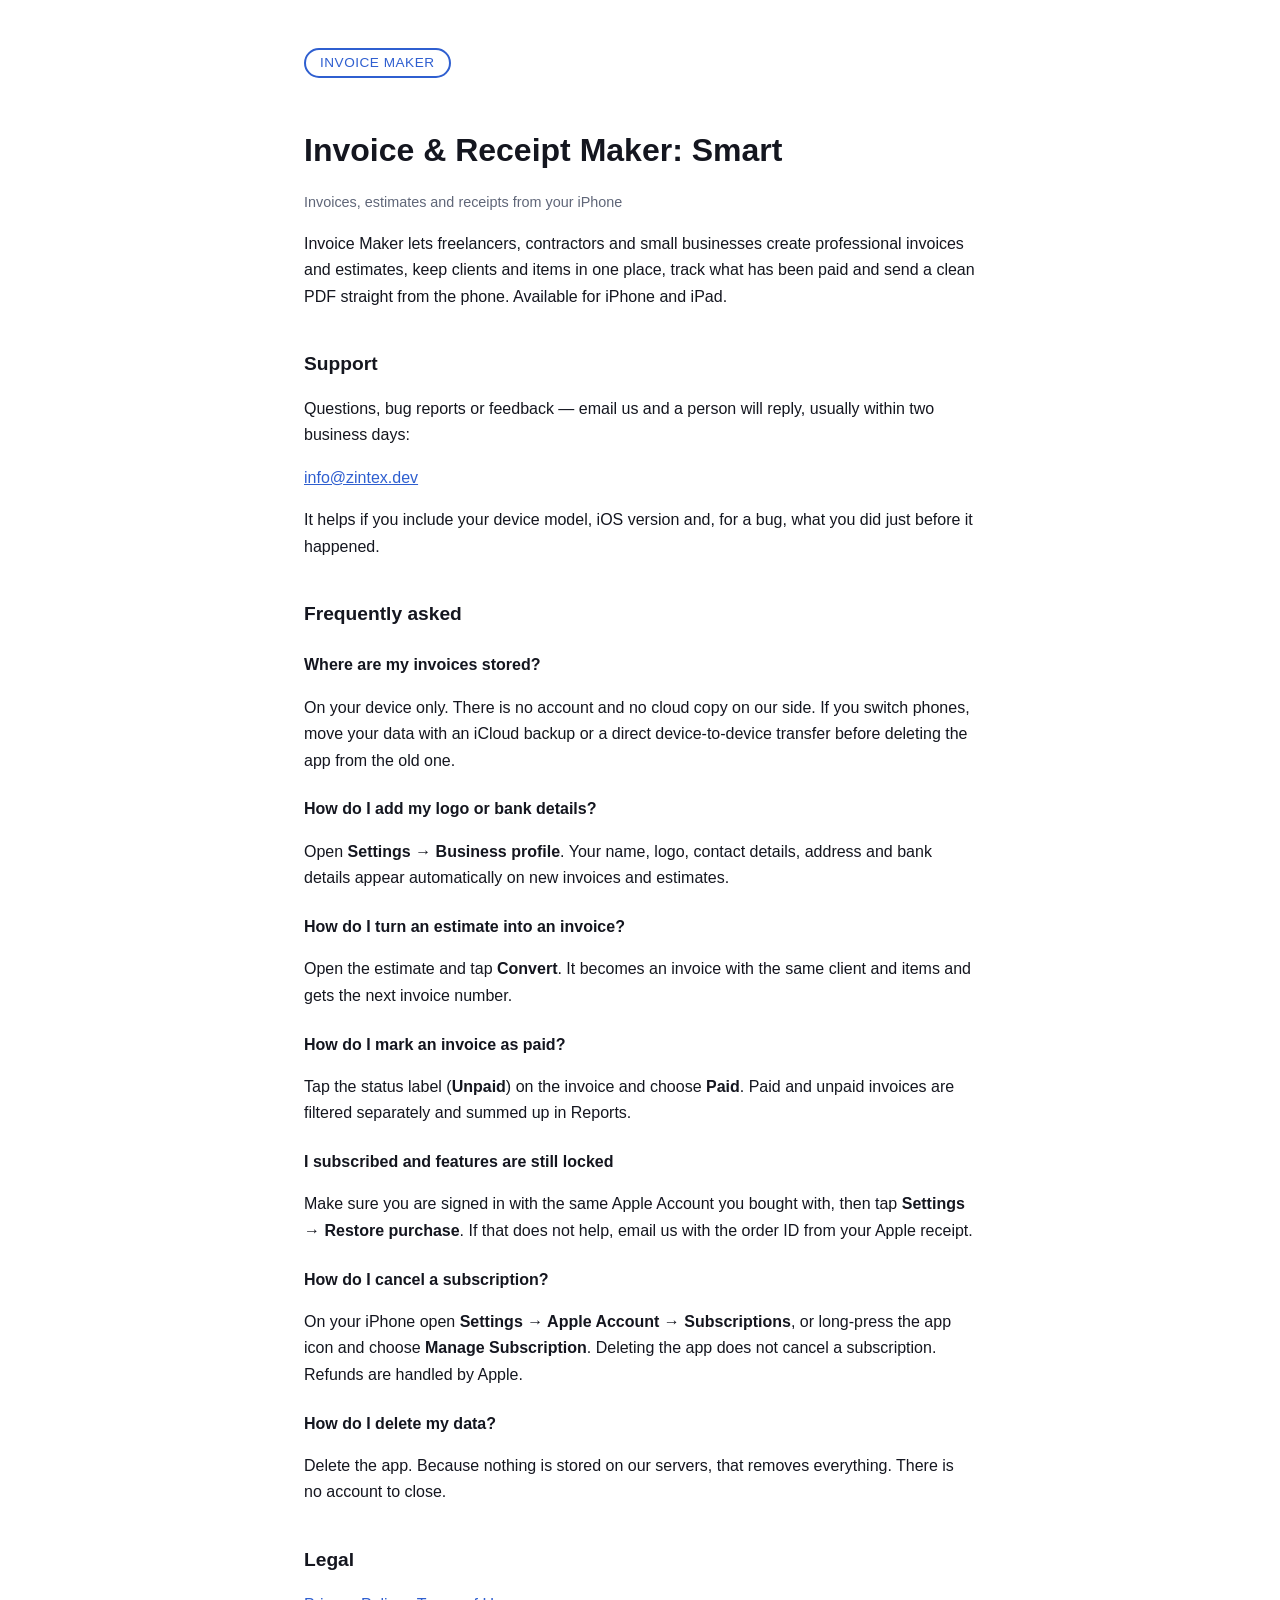
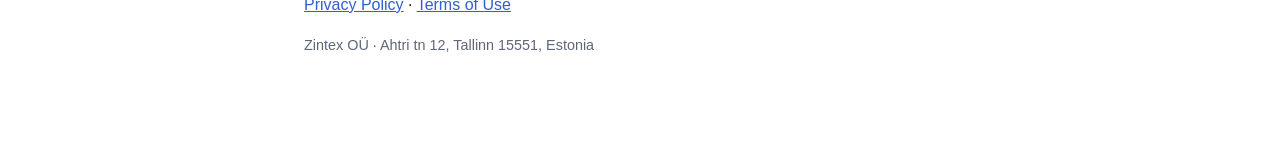
<file: index.html>
<!doctype html>
<html lang="en">
<head>
<meta charset="utf-8">
<meta name="viewport" content="width=device-width, initial-scale=1">
<title>Invoice Maker — Support</title>
<link rel="stylesheet" href="style.css">
</head>
<body>
<div class="badge">INVOICE MAKER</div>
<h1>Invoice &amp; Receipt Maker: Smart</h1>
<p class="muted">Invoices, estimates and receipts from your iPhone</p>
<p>Invoice Maker lets freelancers, contractors and small businesses create professional invoices and estimates, keep clients and items in one place, track what has been paid and send a clean PDF straight from the phone. Available for iPhone and iPad.</p>

<h2>Support</h2>
<p>Questions, bug reports or feedback — email us and a person will reply, usually within two business days:</p>
<p><a href="mailto:info@zintex.dev">info@zintex.dev</a></p>
<p>It helps if you include your device model, iOS version and, for a bug, what you did just before it happened.</p>

<h2>Frequently asked</h2>

<h3>Where are my invoices stored?</h3>
<p>On your device only. There is no account and no cloud copy on our side. If you switch phones, move your data with an iCloud backup or a direct device-to-device transfer before deleting the app from the old one.</p>

<h3>How do I add my logo or bank details?</h3>
<p>Open <strong>Settings → Business profile</strong>. Your name, logo, contact details, address and bank details appear automatically on new invoices and estimates.</p>

<h3>How do I turn an estimate into an invoice?</h3>
<p>Open the estimate and tap <strong>Convert</strong>. It becomes an invoice with the same client and items and gets the next invoice number.</p>

<h3>How do I mark an invoice as paid?</h3>
<p>Tap the status label (<strong>Unpaid</strong>) on the invoice and choose <strong>Paid</strong>. Paid and unpaid invoices are filtered separately and summed up in Reports.</p>

<h3>I subscribed and features are still locked</h3>
<p>Make sure you are signed in with the same Apple Account you bought with, then tap <strong>Settings → Restore purchase</strong>. If that does not help, email us with the order ID from your Apple receipt.</p>

<h3>How do I cancel a subscription?</h3>
<p>On your iPhone open <strong>Settings → Apple Account → Subscriptions</strong>, or long-press the app icon and choose <strong>Manage Subscription</strong>. Deleting the app does not cancel a subscription. Refunds are handled by Apple.</p>

<h3>How do I delete my data?</h3>
<p>Delete the app. Because nothing is stored on our servers, that removes everything. There is no account to close.</p>

<h2>Legal</h2>
<p><a href="privacy.html">Privacy Policy</a> · <a href="terms.html">Terms of Use</a></p>

<p class="muted">Zintex OÜ · Ahtri tn 12, Tallinn 15551, Estonia</p>
</body>
</html>
</file>
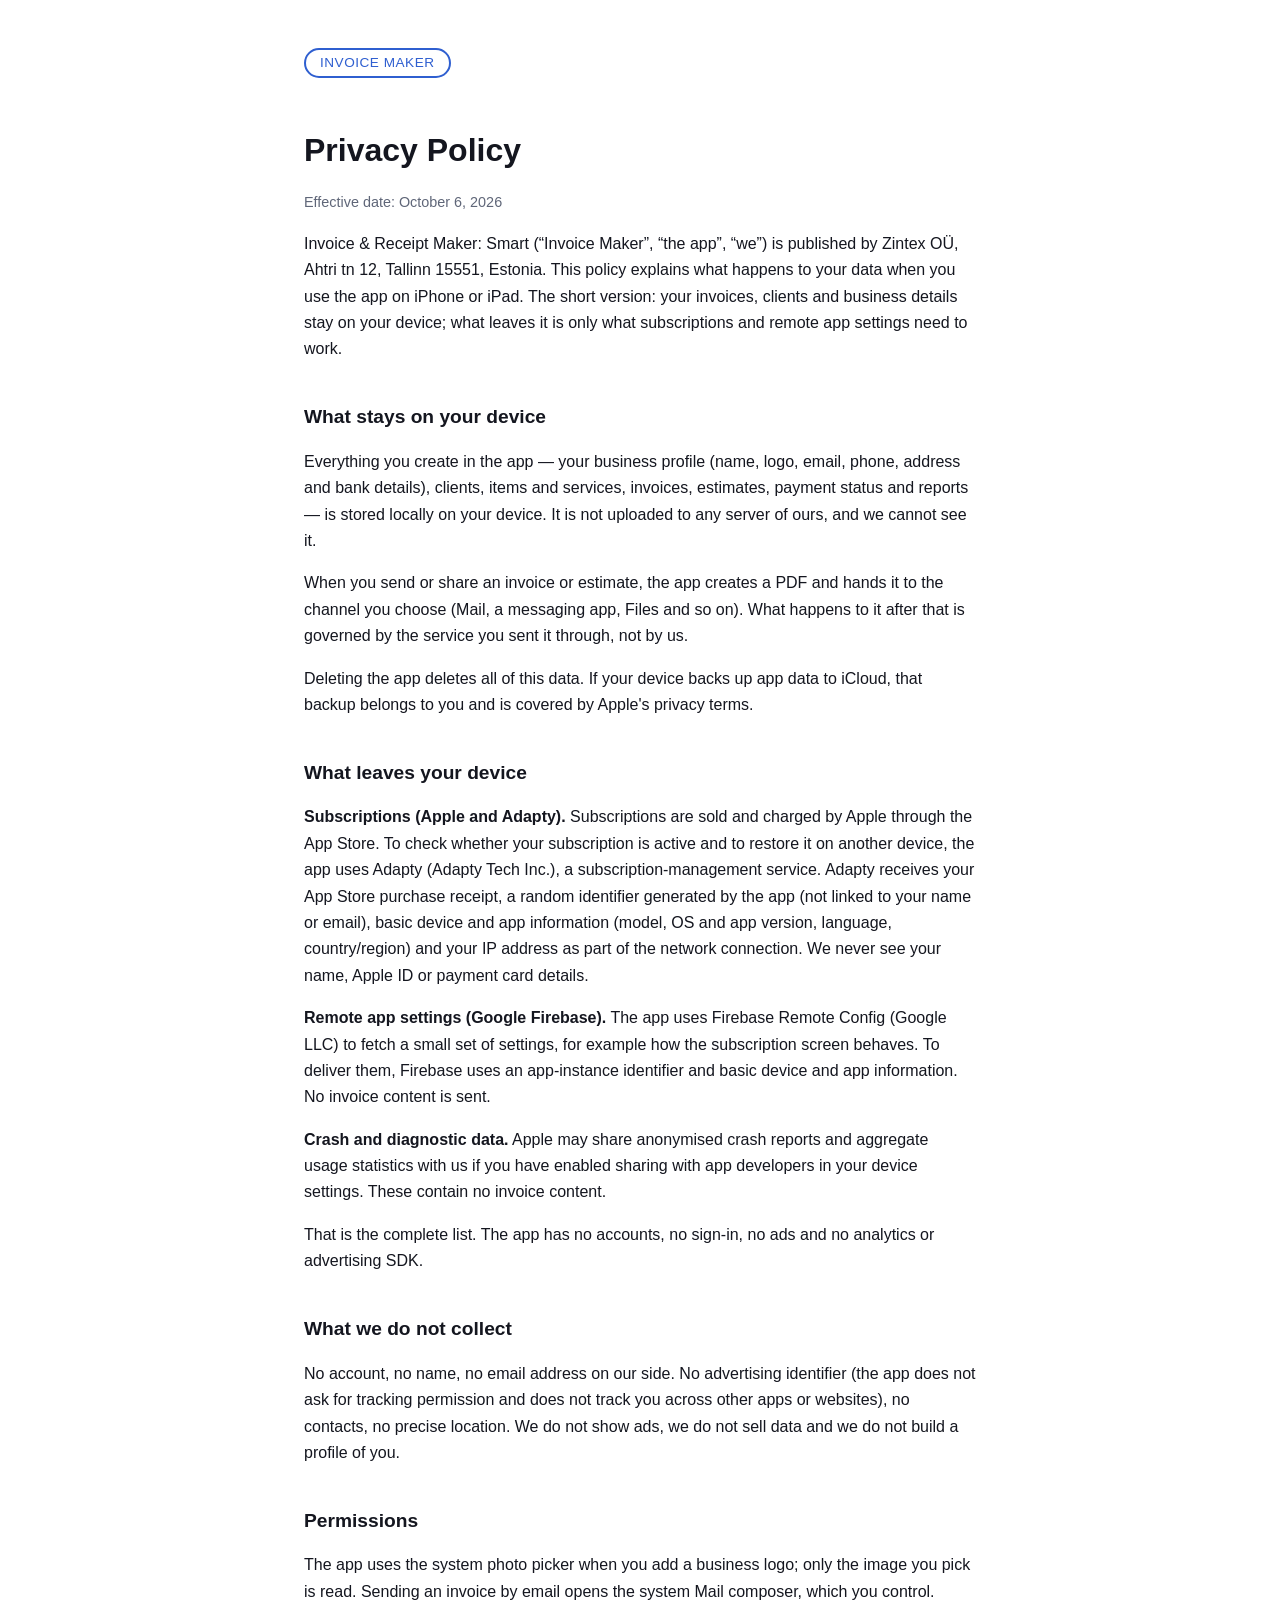
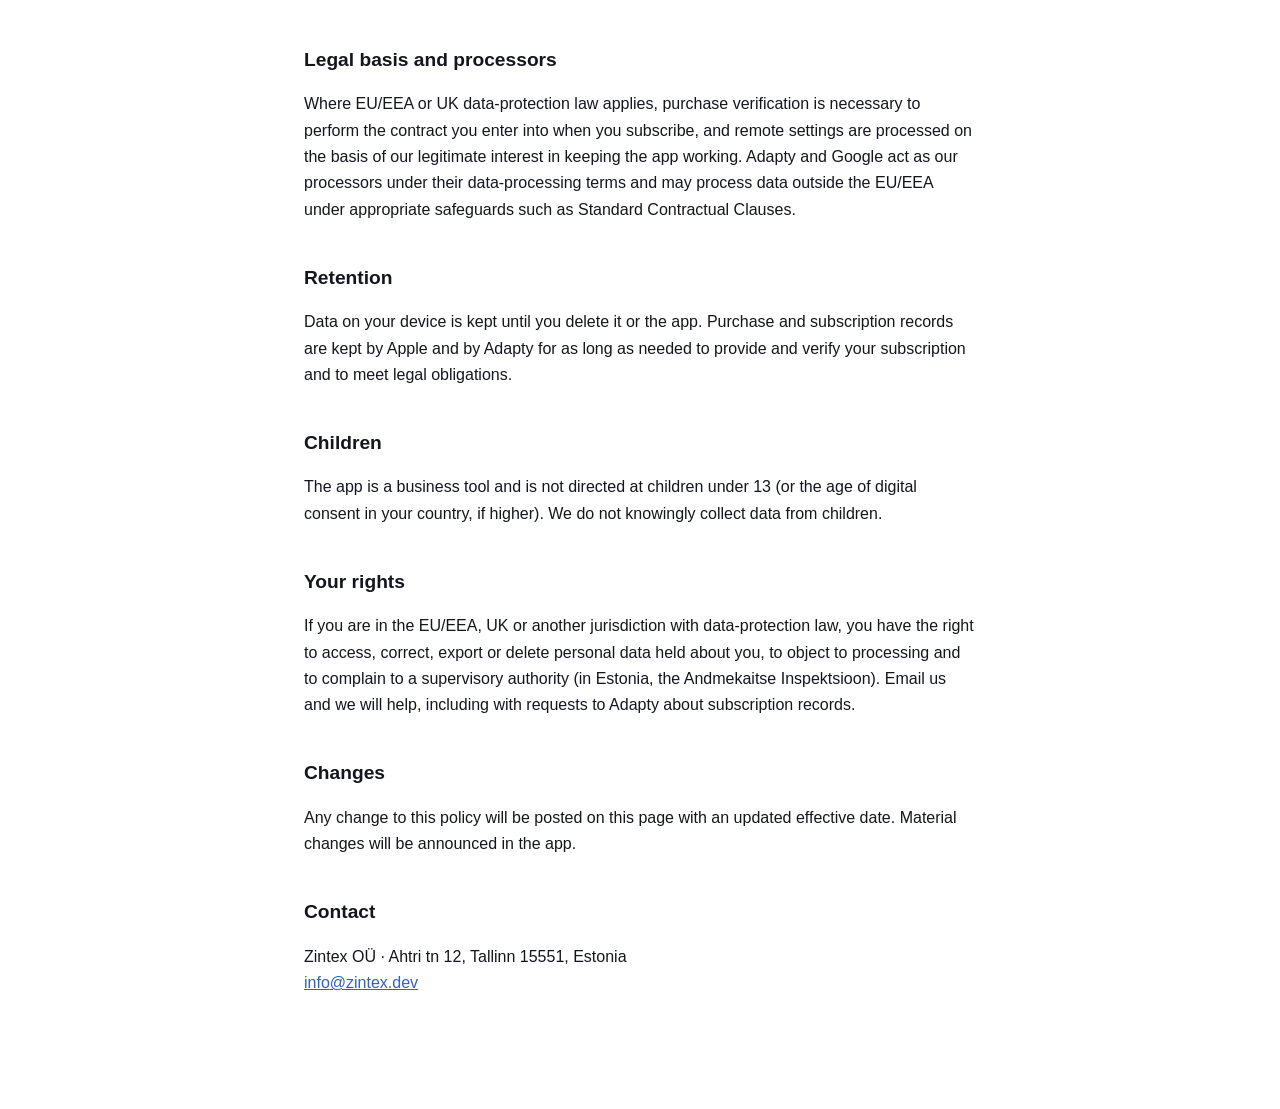
<file: privacy.html>
<!doctype html>
<html lang="en">
<head>
<meta charset="utf-8">
<meta name="viewport" content="width=device-width, initial-scale=1">
<title>Invoice Maker — Privacy Policy</title>
<link rel="stylesheet" href="style.css">
</head>
<body>
<div class="badge">INVOICE MAKER</div>
<h1>Privacy Policy</h1>
<p class="muted">Effective date: October 6, 2026</p>

<p>Invoice &amp; Receipt Maker: Smart (“Invoice Maker”, “the app”, “we”) is published by Zintex OÜ, Ahtri tn 12, Tallinn 15551, Estonia. This policy explains what happens to your data when you use the app on iPhone or iPad. The short version: your invoices, clients and business details stay on your device; what leaves it is only what subscriptions and remote app settings need to work.</p>

<h2>What stays on your device</h2>
<p>Everything you create in the app — your business profile (name, logo, email, phone, address and bank details), clients, items and services, invoices, estimates, payment status and reports — is stored locally on your device. It is not uploaded to any server of ours, and we cannot see it.</p>
<p>When you send or share an invoice or estimate, the app creates a PDF and hands it to the channel you choose (Mail, a messaging app, Files and so on). What happens to it after that is governed by the service you sent it through, not by us.</p>
<p>Deleting the app deletes all of this data. If your device backs up app data to iCloud, that backup belongs to you and is covered by Apple's privacy terms.</p>

<h2>What leaves your device</h2>
<p><strong>Subscriptions (Apple and Adapty).</strong> Subscriptions are sold and charged by Apple through the App Store. To check whether your subscription is active and to restore it on another device, the app uses Adapty (Adapty Tech Inc.), a subscription-management service. Adapty receives your App Store purchase receipt, a random identifier generated by the app (not linked to your name or email), basic device and app information (model, OS and app version, language, country/region) and your IP address as part of the network connection. We never see your name, Apple ID or payment card details.</p>
<p><strong>Remote app settings (Google Firebase).</strong> The app uses Firebase Remote Config (Google LLC) to fetch a small set of settings, for example how the subscription screen behaves. To deliver them, Firebase uses an app-instance identifier and basic device and app information. No invoice content is sent.</p>
<p><strong>Crash and diagnostic data.</strong> Apple may share anonymised crash reports and aggregate usage statistics with us if you have enabled sharing with app developers in your device settings. These contain no invoice content.</p>
<p>That is the complete list. The app has no accounts, no sign-in, no ads and no analytics or advertising SDK.</p>

<h2>What we do not collect</h2>
<p>No account, no name, no email address on our side. No advertising identifier (the app does not ask for tracking permission and does not track you across other apps or websites), no contacts, no precise location. We do not show ads, we do not sell data and we do not build a profile of you.</p>

<h2>Permissions</h2>
<p>The app uses the system photo picker when you add a business logo; only the image you pick is read. Sending an invoice by email opens the system Mail composer, which you control.</p>

<h2>Legal basis and processors</h2>
<p>Where EU/EEA or UK data-protection law applies, purchase verification is necessary to perform the contract you enter into when you subscribe, and remote settings are processed on the basis of our legitimate interest in keeping the app working. Adapty and Google act as our processors under their data-processing terms and may process data outside the EU/EEA under appropriate safeguards such as Standard Contractual Clauses.</p>

<h2>Retention</h2>
<p>Data on your device is kept until you delete it or the app. Purchase and subscription records are kept by Apple and by Adapty for as long as needed to provide and verify your subscription and to meet legal obligations.</p>

<h2>Children</h2>
<p>The app is a business tool and is not directed at children under 13 (or the age of digital consent in your country, if higher). We do not knowingly collect data from children.</p>

<h2>Your rights</h2>
<p>If you are in the EU/EEA, UK or another jurisdiction with data-protection law, you have the right to access, correct, export or delete personal data held about you, to object to processing and to complain to a supervisory authority (in Estonia, the Andmekaitse Inspektsioon). Email us and we will help, including with requests to Adapty about subscription records.</p>

<h2>Changes</h2>
<p>Any change to this policy will be posted on this page with an updated effective date. Material changes will be announced in the app.</p>

<h2>Contact</h2>
<p>Zintex OÜ · Ahtri tn 12, Tallinn 15551, Estonia<br>
<a href="mailto:info@zintex.dev">info@zintex.dev</a></p>
</body>
</html>
</file>
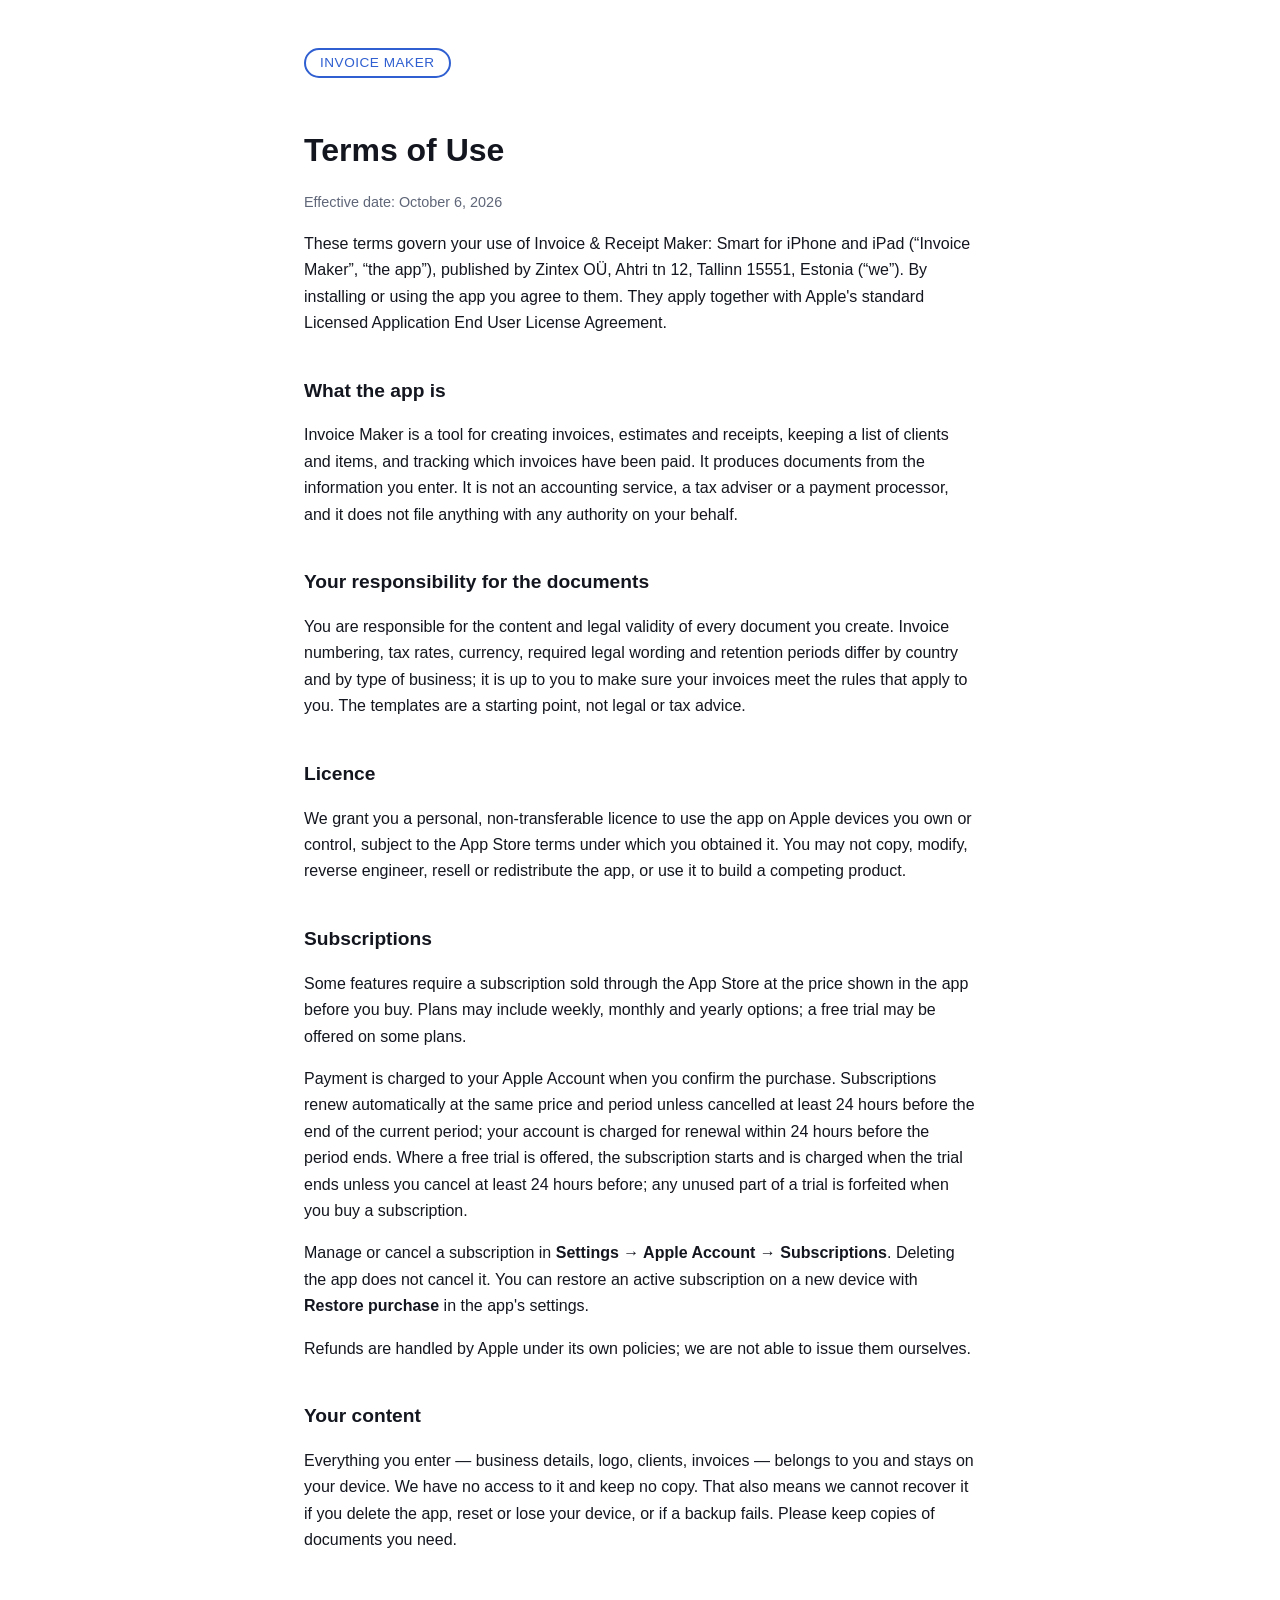
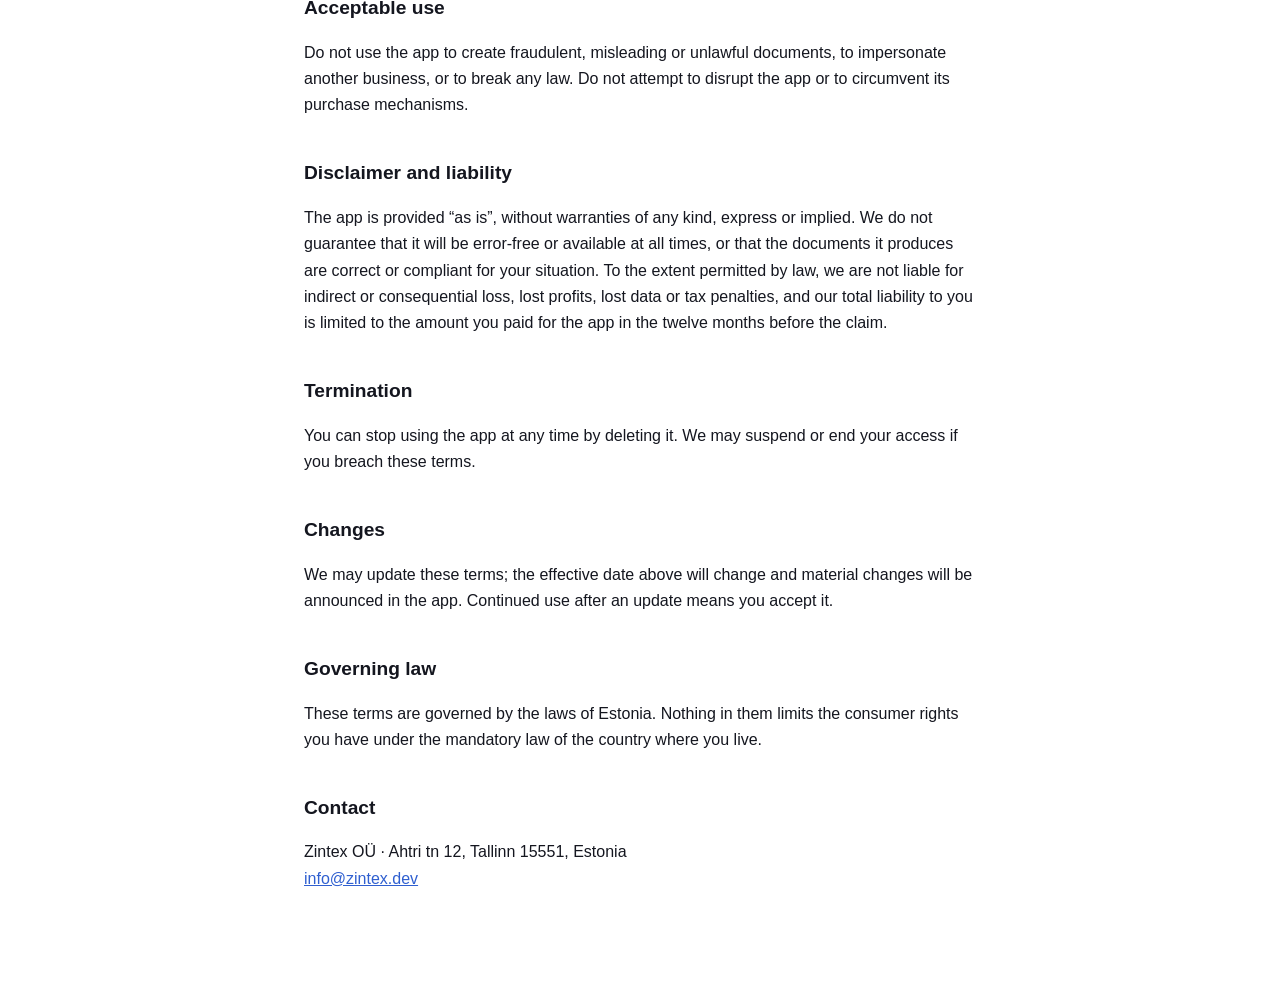
<file: terms.html>
<!doctype html>
<html lang="en">
<head>
<meta charset="utf-8">
<meta name="viewport" content="width=device-width, initial-scale=1">
<title>Invoice Maker — Terms of Use</title>
<link rel="stylesheet" href="style.css">
</head>
<body>
<div class="badge">INVOICE MAKER</div>
<h1>Terms of Use</h1>
<p class="muted">Effective date: October 6, 2026</p>

<p>These terms govern your use of Invoice &amp; Receipt Maker: Smart for iPhone and iPad (“Invoice Maker”, “the app”), published by Zintex OÜ, Ahtri tn 12, Tallinn 15551, Estonia (“we”). By installing or using the app you agree to them. They apply together with Apple's standard Licensed Application End User License Agreement.</p>

<h2>What the app is</h2>
<p>Invoice Maker is a tool for creating invoices, estimates and receipts, keeping a list of clients and items, and tracking which invoices have been paid. It produces documents from the information you enter. It is not an accounting service, a tax adviser or a payment processor, and it does not file anything with any authority on your behalf.</p>

<h2>Your responsibility for the documents</h2>
<p>You are responsible for the content and legal validity of every document you create. Invoice numbering, tax rates, currency, required legal wording and retention periods differ by country and by type of business; it is up to you to make sure your invoices meet the rules that apply to you. The templates are a starting point, not legal or tax advice.</p>

<h2>Licence</h2>
<p>We grant you a personal, non-transferable licence to use the app on Apple devices you own or control, subject to the App Store terms under which you obtained it. You may not copy, modify, reverse engineer, resell or redistribute the app, or use it to build a competing product.</p>

<h2>Subscriptions</h2>
<p>Some features require a subscription sold through the App Store at the price shown in the app before you buy. Plans may include weekly, monthly and yearly options; a free trial may be offered on some plans.</p>
<p>Payment is charged to your Apple Account when you confirm the purchase. Subscriptions renew automatically at the same price and period unless cancelled at least 24 hours before the end of the current period; your account is charged for renewal within 24 hours before the period ends. Where a free trial is offered, the subscription starts and is charged when the trial ends unless you cancel at least 24 hours before; any unused part of a trial is forfeited when you buy a subscription.</p>
<p>Manage or cancel a subscription in <strong>Settings → Apple Account → Subscriptions</strong>. Deleting the app does not cancel it. You can restore an active subscription on a new device with <strong>Restore purchase</strong> in the app's settings.</p>
<p>Refunds are handled by Apple under its own policies; we are not able to issue them ourselves.</p>

<h2>Your content</h2>
<p>Everything you enter — business details, logo, clients, invoices — belongs to you and stays on your device. We have no access to it and keep no copy. That also means we cannot recover it if you delete the app, reset or lose your device, or if a backup fails. Please keep copies of documents you need.</p>

<h2>Acceptable use</h2>
<p>Do not use the app to create fraudulent, misleading or unlawful documents, to impersonate another business, or to break any law. Do not attempt to disrupt the app or to circumvent its purchase mechanisms.</p>

<h2>Disclaimer and liability</h2>
<p>The app is provided “as is”, without warranties of any kind, express or implied. We do not guarantee that it will be error-free or available at all times, or that the documents it produces are correct or compliant for your situation. To the extent permitted by law, we are not liable for indirect or consequential loss, lost profits, lost data or tax penalties, and our total liability to you is limited to the amount you paid for the app in the twelve months before the claim.</p>

<h2>Termination</h2>
<p>You can stop using the app at any time by deleting it. We may suspend or end your access if you breach these terms.</p>

<h2>Changes</h2>
<p>We may update these terms; the effective date above will change and material changes will be announced in the app. Continued use after an update means you accept it.</p>

<h2>Governing law</h2>
<p>These terms are governed by the laws of Estonia. Nothing in them limits the consumer rights you have under the mandatory law of the country where you live.</p>

<h2>Contact</h2>
<p>Zintex OÜ · Ahtri tn 12, Tallinn 15551, Estonia<br>
<a href="mailto:info@zintex.dev">info@zintex.dev</a></p>
</body>
</html>
</file>
<file: style.css>
:root { color-scheme: light dark; }
* { box-sizing: border-box; }
body {
  font-family: -apple-system, BlinkMacSystemFont, 'Segoe UI', Roboto, Helvetica, Arial, sans-serif;
  background: #ffffff; color: #14161f;
  max-width: 720px; margin: 0 auto; padding: 48px 24px 96px;
  line-height: 1.65;
}
@media (prefers-color-scheme: dark) {
  body { background: #0b0e14; color: #f5f7fa; }
  a { color: #7aa7ff; }
  .muted { color: #8b93a7; }
  .badge { border-color: #3b6fe0; color: #7aa7ff; }
}
h1 { font-size: 2rem; margin-bottom: 0.2em; }
h2 { font-size: 1.2rem; margin-top: 2em; }
h3 { font-size: 1rem; margin-top: 1.4em; }
a { color: #2f5fd0; }
.muted { color: #5f6678; font-size: 0.9rem; }
.badge {
  display: inline-block; border: 2px solid #2f5fd0; color: #2f5fd0;
  border-radius: 999px; padding: 2px 14px; font-size: 0.85rem;
  letter-spacing: 0.5px; margin-bottom: 24px;
}
</file>
